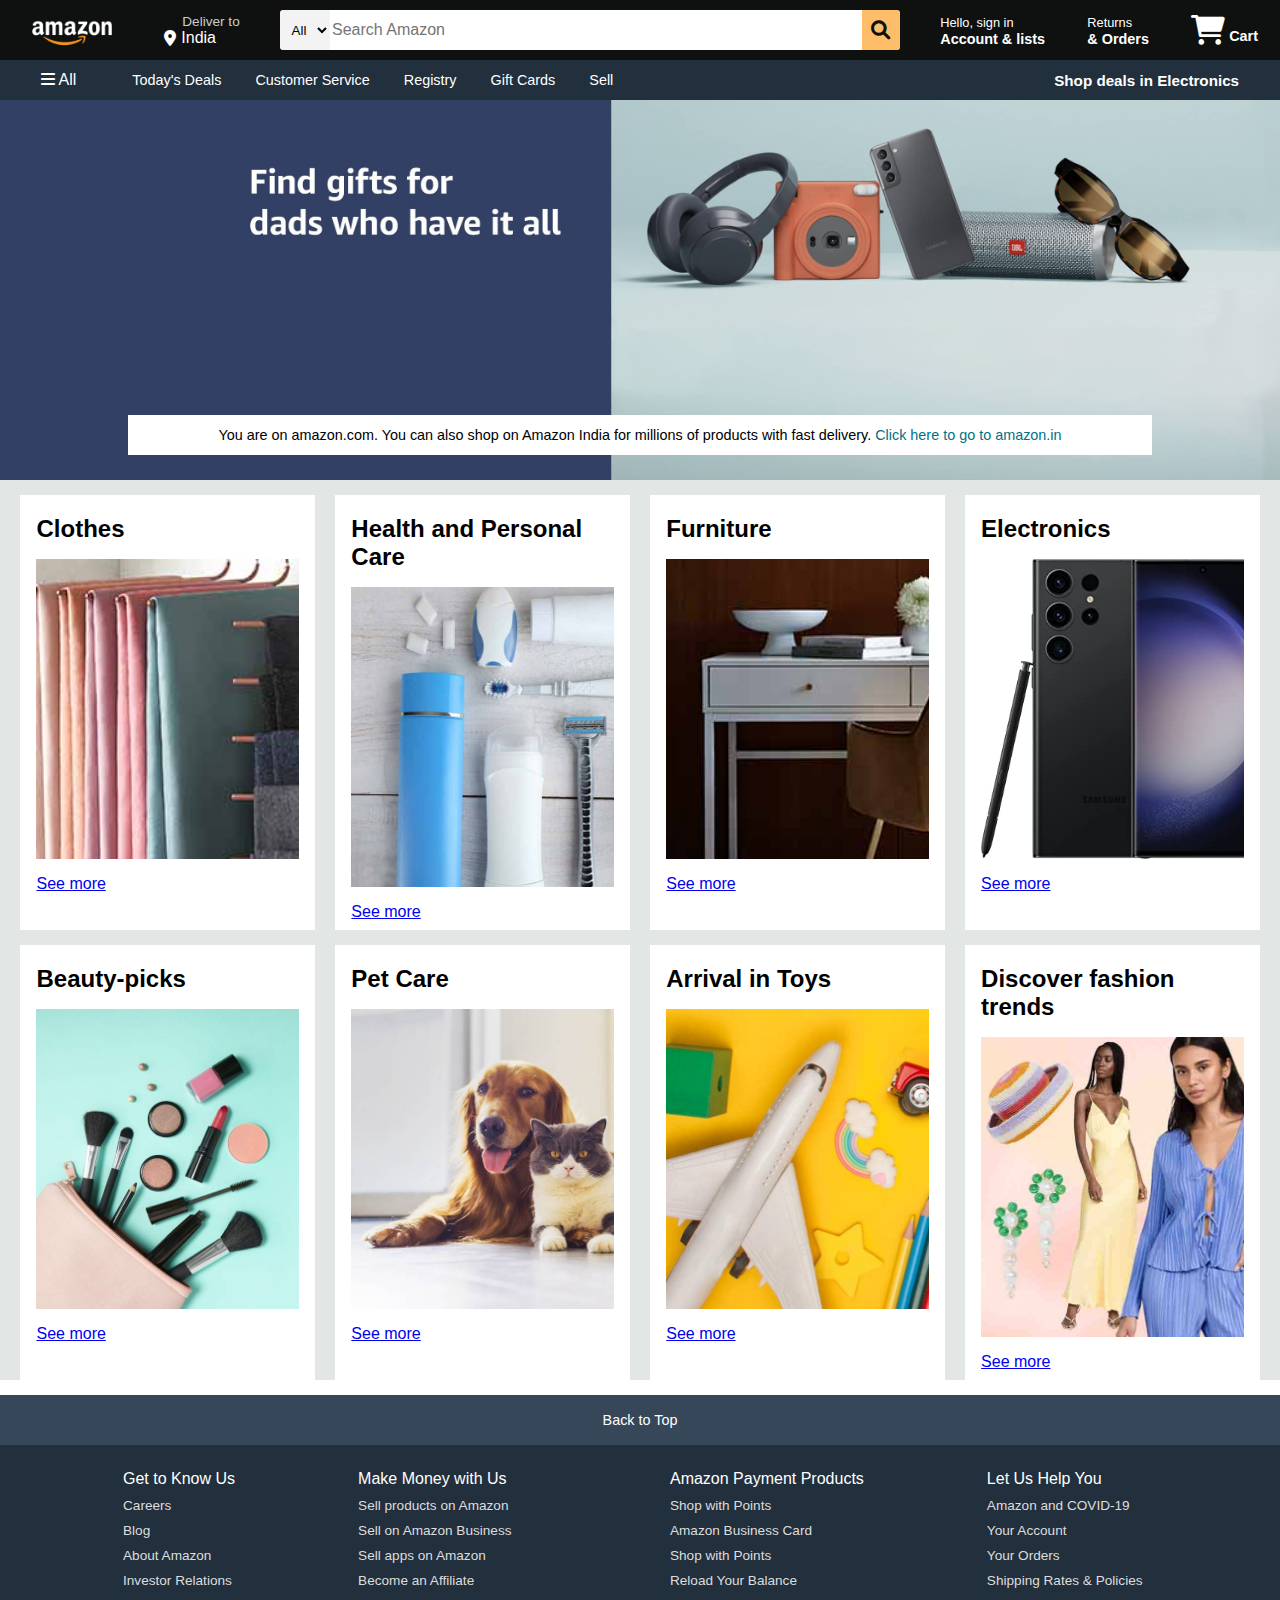
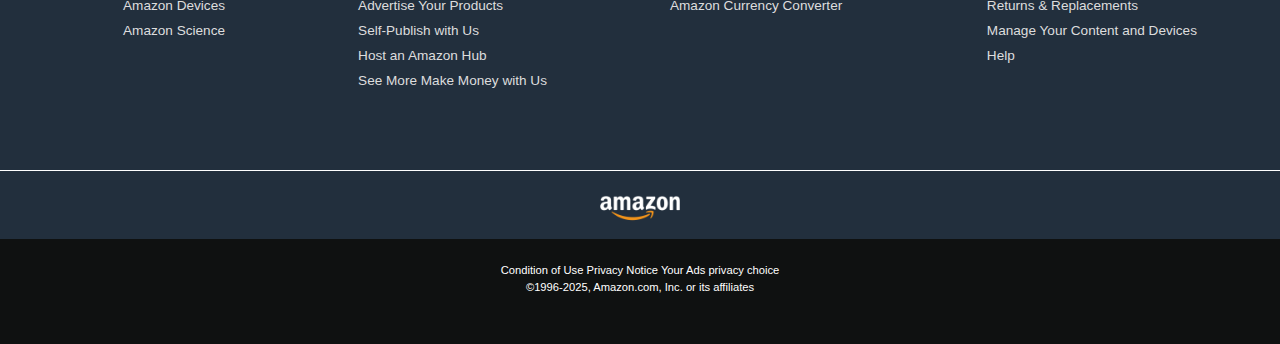
<file: index.html>
<!DOCTYPE html>
<html lang="en">

<head>
    <meta charset="UTF-8">
    <meta name="viewport" content="width=device-width, initial-scale=1.0">
    <title>Amazon  (by anmol)</title>
    <!-- <link rel="stylesheet" href="https://stackpath.bootstrapcdn.com/bootstrap/4.5.2/css/bootstrap.min.css"> -->
    <!-- <link rel="stylesheet" href="https://cdnjs.cloudflare.com/ajax/libs/font-awesome/6.0.0/css/all.min.css"> -->
    <link rel="stylesheet" href="https://cdnjs.cloudflare.com/ajax/libs/font-awesome/6.0.0/css/all.min.css">

    <link rel="stylesheet" href="style.css">

</head>

<body>
    <header>
        <div class="navbar">
            <div class="navlogo border">
                <div class="logo"></div>
            </div>
            <div class="navaddress border">
                <p class="add-first">Deliver to</p>
                <div class="add-icon">
                    <i class="fa-solid fa-location-dot"></i>
                    <p class="add-sec">India</p>
                </div>
            </div>
            <div class="nav-search">
                <select class="search-select">
                    <option>All</option>
                    <option>Electronics</option>
                    <option>Mobiles</option>
                    <option>Books</option>
                    <option>Fashion</option>
                    <option>Home & Kitchen</option>
                    <option>Appliances</option>
                    <option>Gift Cards</option>
                </select>
                <input placeholder="Search Amazon" class="search-input">
                <div class="search-icon">
                    <i class="fa-solid fa-magnifying-glass"></i>

                </div>
            </div>
            <div class="nav-sign border">
                <p><span>Hello, sign in</span></p>
                <p class="nav-sec">Account & lists</p>
            </div>
            <div class="nav-return border">
                <p><span>Returns</span></p>
                <p class="nav-sec">& Orders</p>

            </div>
            <div class="nav-cart border">
                <i class="fa-solid fa-cart-shopping"></i>
                Cart
            </div>
        </div>


        <div class="panel">
            <div class="panel-all">
                <i class="fa-solid fa-bars"></i>
                All
            </div>
            <div class="panel-ops">
                <p>Today's Deals </p>
                <p> Customer Service </p>
                <p> Registry </p>
                <p> Gift Cards </p>
                <p> Sell</p>
            </div>
            <div class="panel-deals">
                Shop deals in Electronics
            </div>
        </div>
    </header>
    <div class="hero">
        <div class="message">
            <p>You are on amazon.com. You can also shop on Amazon India for millions of products with fast delivery.<a>
                    Click here to go to amazon.in</a></p>
        </div>
    </div>
    <div class="shop">
        <div class="box1 box">
            <div class="box-content">
                <h2>Clothes</h2>
                <div class="boximg" style="background-image: url('box1_image.jpg');"></div>
                <p><a href="#">See more</a></p>
            </div>

        </div>
        <div class="box2 box">
            <div class="box-content">
                <h2>Health and Personal Care</h2>
                <div class="boximg" style="background-image: url('box2_image.jpg');"></div>
                <p><a href="#">See more</a></p>
            </div>
        </div>
        <div class="box3 box">
            <div class="box-content">
                <h2>Furniture</h2>
                <div class="boximg" style="background-image: url('box3_image.jpg');"></div>
                <p><a href="#">See more</a></p>
            </div>
        </div>
        <div class="box4 box">
            <div class="box-content">
                <h2>Electronics</h2>
                <div class="boximg" style="background-image: url('box4_image.jpg');"></div>
                <p><a href="#">See more</a></p>
            </div>
        </div>
        <div class="box5 box">
            <div class="box-content">
                <h2>Beauty-picks</h2>
                <div class="boximg" style="background-image: url('box5_image.jpg');"></div>
                <p><a href="#">See more</a></p>
            </div>

        </div>
        <div class="box6 box">
            <div class="box-content">
                <h2>Pet Care</h2>
                <div class="boximg" style="background-image: url('box6_image.jpg');"></div>
                <p><a href="#">See more</a></p>
            </div>
        </div>
        <div class="box7 box">
            <div class="box-content">
                <h2>Arrival in Toys</h2>
                <div class="boximg" style="background-image: url('box7_image.jpg');"></div>
                <p><a href="#">See more</a></p>
            </div>
        </div>
        <div class="box8 box">
            <div class="box-content">
                <h2>Discover fashion trends</h2>
                <div class="boximg" style="background-image: url('box8_image.jpg');"></div>
                <p><a href="#">See more</a></p>
            </div>
        </div>

    </div>
    <footer>
        <div class="foot1">Back to Top</div>
        <div class="foot2">
            <ul>

                <p>Get to Know Us</p>

                <a>Careers</a>
                <a>Blog</a>
                <a>About Amazon</a>
                <a>Investor Relations</a>
                <a>Amazon Devices</a>
                <a>Amazon Science</a>


            </ul>
<ul><p>
    Make Money with Us</p>

    <a>Sell products on Amazon</a>
    <a>Sell on Amazon Business</a>
    <a>Sell apps on Amazon</a>
    <a>Become an Affiliate</a>
    <a>Advertise Your Products</a>
    <a>Self-Publish with Us</a>
    <a>Host an Amazon Hub</a>
    <a>See More Make Money with Us</a>
    </ul>
<ul>
    <p>Amazon Payment Products</p>
    
<a>Shop with Points</a>
<a>Amazon Business Card</a>
    <a>Shop with Points</a>
    <a>Reload Your Balance</a>
    <a>Amazon Currency Converter</a>
    
    </ul>
    <ul>
        <p>Let Us Help You</p>
        
        <a>Amazon and COVID-19</a>
            <a>Your Account</a>
            <a>Your Orders</a>
            <a>Shipping Rates & Policies</a>
            <a>Returns & Replacements</a>
            <a>Manage Your Content and Devices</a>
        <a>Help</a>
        
        </ul>

           


            
        </div>
        <div class="foot3">
            <div class="logo"></div>
        </div>

    <div class="foot4">
        <div class="pages">
            <a>Condition of Use</a>
            <a>Privacy Notice</a>
            <a>Your Ads privacy choice</a>
        </div>
        <div class="copyright">©1996-2025, Amazon.com, Inc. or its affiliates</div>
    </div>
    </footer>
</body>

</html>
</file>
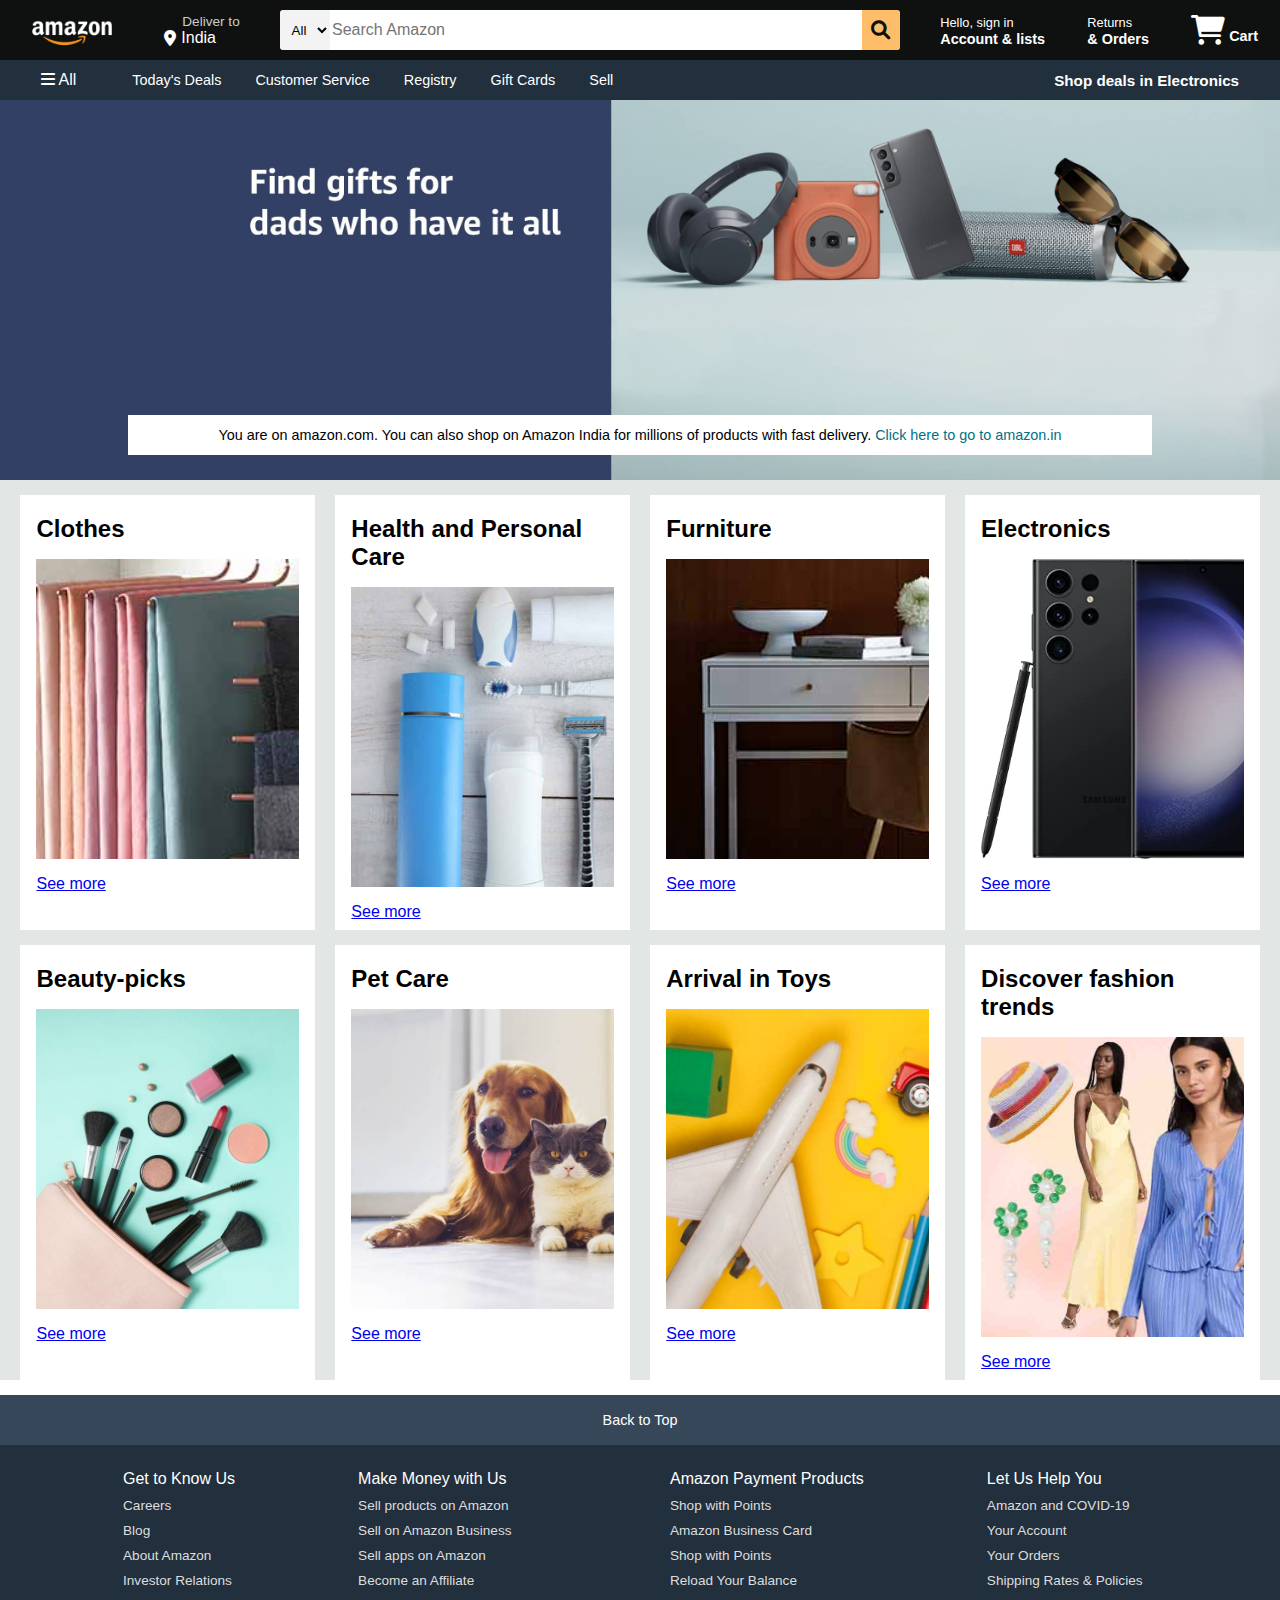
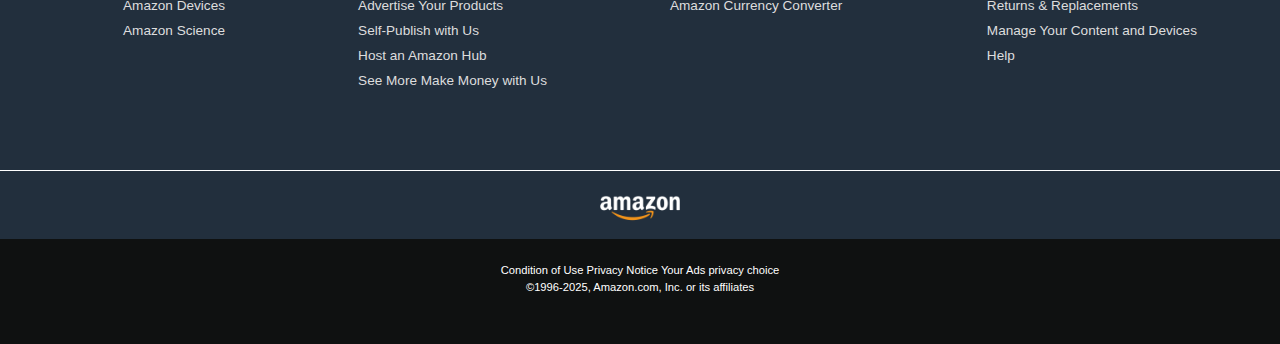
<file: amazon.html>
<!DOCTYPE html>
<html lang="en">

<head>
    <meta charset="UTF-8">
    <meta name="viewport" content="width=device-width, initial-scale=1.0">
    <title>Amazon  (by anmol)</title>
    <!-- <link rel="stylesheet" href="https://stackpath.bootstrapcdn.com/bootstrap/4.5.2/css/bootstrap.min.css"> -->
    <!-- <link rel="stylesheet" href="https://cdnjs.cloudflare.com/ajax/libs/font-awesome/6.0.0/css/all.min.css"> -->
    <link rel="stylesheet" href="https://cdnjs.cloudflare.com/ajax/libs/font-awesome/6.0.0/css/all.min.css">

    <link rel="stylesheet" href="amaz.css">

</head>

<body>
    <header>
        <div class="navbar">
            <div class="navlogo border">
                <div class="logo"></div>
            </div>
            <div class="navaddress border">
                <p class="add-first">Deliver to</p>
                <div class="add-icon">
                    <i class="fa-solid fa-location-dot"></i>
                    <p class="add-sec">India</p>
                </div>
            </div>
            <div class="nav-search">
                <select class="search-select">
                    <option>All</option>
                    <option>Electronics</option>
                    <option>Mobiles</option>
                    <option>Books</option>
                    <option>Fashion</option>
                    <option>Home & Kitchen</option>
                    <option>Appliances</option>
                    <option>Gift Cards</option>
                </select>
                <input placeholder="Search Amazon" class="search-input">
                <div class="search-icon">
                    <i class="fa-solid fa-magnifying-glass"></i>

                </div>
            </div>
            <div class="nav-sign border">
                <p><span>Hello, sign in</span></p>
                <p class="nav-sec">Account & lists</p>
            </div>
            <div class="nav-return border">
                <p><span>Returns</span></p>
                <p class="nav-sec">& Orders</p>

            </div>
            <div class="nav-cart border">
                <i class="fa-solid fa-cart-shopping"></i>
                Cart
            </div>
        </div>


        <div class="panel">
            <div class="panel-all">
                <i class="fa-solid fa-bars"></i>
                All
            </div>
            <div class="panel-ops">
                <p>Today's Deals </p>
                <p> Customer Service </p>
                <p> Registry </p>
                <p> Gift Cards </p>
                <p> Sell</p>
            </div>
            <div class="panel-deals">
                Shop deals in Electronics
            </div>
        </div>
    </header>
    <div class="hero">
        <div class="message">
            <p>You are on amazon.com. You can also shop on Amazon India for millions of products with fast delivery.<a>
                    Click here to go to amazon.in</a></p>
        </div>
    </div>
    <div class="shop">
        <div class="box1 box">
            <div class="box-content">
                <h2>Clothes</h2>
                <div class="boximg" style="background-image: url('box1_image.jpg');"></div>
                <p><a href="#">See more</a></p>
            </div>

        </div>
        <div class="box2 box">
            <div class="box-content">
                <h2>Health and Personal Care</h2>
                <div class="boximg" style="background-image: url('box2_image.jpg');"></div>
                <p><a href="#">See more</a></p>
            </div>
        </div>
        <div class="box3 box">
            <div class="box-content">
                <h2>Furniture</h2>
                <div class="boximg" style="background-image: url('box3_image.jpg');"></div>
                <p><a href="#">See more</a></p>
            </div>
        </div>
        <div class="box4 box">
            <div class="box-content">
                <h2>Electronics</h2>
                <div class="boximg" style="background-image: url('box4_image.jpg');"></div>
                <p><a href="#">See more</a></p>
            </div>
        </div>
        <div class="box5 box">
            <div class="box-content">
                <h2>Beauty-picks</h2>
                <div class="boximg" style="background-image: url('box5_image.jpg');"></div>
                <p><a href="#">See more</a></p>
            </div>

        </div>
        <div class="box6 box">
            <div class="box-content">
                <h2>Pet Care</h2>
                <div class="boximg" style="background-image: url('box6_image.jpg');"></div>
                <p><a href="#">See more</a></p>
            </div>
        </div>
        <div class="box7 box">
            <div class="box-content">
                <h2>Arrival in Toys</h2>
                <div class="boximg" style="background-image: url('box7_image.jpg');"></div>
                <p><a href="#">See more</a></p>
            </div>
        </div>
        <div class="box8 box">
            <div class="box-content">
                <h2>Discover fashion trends</h2>
                <div class="boximg" style="background-image: url('box8_image.jpg');"></div>
                <p><a href="#">See more</a></p>
            </div>
        </div>

    </div>
    <footer>
        <div class="foot1">Back to Top</div>
        <div class="foot2">
            <ul>

                <p>Get to Know Us</p>

                <a>Careers</a>
                <a>Blog</a>
                <a>About Amazon</a>
                <a>Investor Relations</a>
                <a>Amazon Devices</a>
                <a>Amazon Science</a>


            </ul>
<ul><p>
    Make Money with Us</p>

    <a>Sell products on Amazon</a>
    <a>Sell on Amazon Business</a>
    <a>Sell apps on Amazon</a>
    <a>Become an Affiliate</a>
    <a>Advertise Your Products</a>
    <a>Self-Publish with Us</a>
    <a>Host an Amazon Hub</a>
    <a>See More Make Money with Us</a>
    </ul>
<ul>
    <p>Amazon Payment Products</p>
    
<a>Shop with Points</a>
<a>Amazon Business Card</a>
    <a>Shop with Points</a>
    <a>Reload Your Balance</a>
    <a>Amazon Currency Converter</a>
    
    </ul>
    <ul>
        <p>Let Us Help You</p>
        
        <a>Amazon and COVID-19</a>
            <a>Your Account</a>
            <a>Your Orders</a>
            <a>Shipping Rates & Policies</a>
            <a>Returns & Replacements</a>
            <a>Manage Your Content and Devices</a>
        <a>Help</a>
        
        </ul>

           


            
        </div>
        <div class="foot3">
            <div class="logo"></div>
        </div>

    <div class="foot4">
        <div class="pages">
            <a>Condition of Use</a>
            <a>Privacy Notice</a>
            <a>Your Ads privacy choice</a>
        </div>
        <div class="copyright">©1996-2025, Amazon.com, Inc. or its affiliates</div>
    </div>
    </footer>
</body>

</html>
</file>
<file: style.css>
*{
    margin: 0;
    font-family: Arial;
    border: border-box;
}
.navbar {
    height: 60px;
    background-color: #0f1111;
    color: white;
    display: flex;
    align-items: center;
    padding: 0 20px;
    justify-content: space-between;
}
.navlogo {
    height: 50px;
    width: 100px;
}
.logo {
    background-image: url("amazon_logo.png");
    background-size: cover;
    height: 50px;
    width: 100%;
}
.border {
    border: 2px solid transparent;
}
.border:hover {
    border: 1.5px solid white;
}

/* Address Section */
.navaddress {
    margin-left: 0px;
}
.add-first {
    color: #cccccc;
    font-size: 0.85rem;
    margin-left: 18px;
}
.add-sec {
    color: white;
    font-size: 1rem;
    /* margin-left:1px; */
}

/* Fixing the Icon Alignment */
.add-icon {
    display: flex;
    align-items: center;
}
.add-icon i {
    margin-right: 5px; 
}
/* box3 */
.nav-search{
    display: flex;
    justify-content: space-evenly;
    background-color: pink;
    width: 620px;
    height: 40px;
    border-radius: 3px;
    /* margin: 10px; */
    
}
.search-select{
    background-color: #f3f3f3;
    width: 50px;
    text-align: center;
    border-top-left-radius: 4px;
    border-bottom-left-radius: 4px;
    border: none;
}
.search-input{
    width: 100%;
    border: none;
    /* border-top-right-radius: 4px; */
    /* border-bottom-right-radius: 4px; */
    font-size: 1rem;
}
.search-icon{
    width: 45px;
    display: flex;
    justify-content: center;
    align-items: center;
    font-size: 1.2rem;
    background-color: #febd68;
    border-top-right-radius: 4px;
    border-bottom-right-radius: 4px;
    color: #0f1111;
}
.nav-search:hover{
    border: 2px solid orange;
}
/* box4 */
span{
    font-size: 0.8rem;

}
.nav-sec{
    font-size: 0.9rem;
    font-weight: 700;
}
/* box6 */
.nav-cart i {
    font-size: 30px;
    color: white;

}
.nav-cart{
    font-size: 0.9rem;
    font-weight: 700;
}
/* panel; */
.panel{
    height: 40px;
    background-color: #222f3d;
    display: flex;
    color: white;
    align-items: center;
    justify-content: space-evenly;
    ;

}
.panel-ops p{
    display: inline;
    margin: 15px;
}
.panel-ops{
    width: 70%;
    font-size: 0.9rem;
}
.panel-deals{
    font-size: 0.95rem;
    font-weight: 700;
}
.hero{
    background-image: url("hero_image.jpg");
    background-size: cover;
    height: 380px;
    display: flex;
    justify-content: center;
    align-items: flex-end;
}
.message{
   
    background-color: white;
   
    /* font-weight: 300%; */
    color: black;
    height: 40px;
    display: flex;
    justify-content: center;
    align-items: center;
    font-size: 0.9rem;
   width: 80%;
   margin-bottom: 25px;
}
.message a{
    color: #007185;
}

/* hop section */
.shop{
    display: flex;
    flex-wrap: wrap;
    justify-content: space-evenly;
    /* margin-top: 20px; */
    background-color: #e2e7e6;

}
.box{
    /* border: 2px solid black; */
    height: 400px;
    width: 23%;
    background-color: white;
    padding: 20px 0px 15px;
    margin-top: 15px;
}
.boximg{
    height: 300px;
    background-size: cover;
    margin-top: 1rem;
    margin-bottom: 1rem;
    
}
.box-content{
    margin-left: 1rem;
    margin-right: 1rem;


}
.box-content p{
    color: #007185;
}
/* footer */
footer{
    margin-top: 15px;
    /* margin-bottom: 50px; */
}
.foot1{
    background-color: #37475a;
    color: white;
    height: 50px;
    display: flex;
    justify-content: center;
    align-items: center;
    font-size: 0.9rem;
}
.foot2{
    padding-top: 25px;
    top: 20px;
    background-color: #222f3d;
    color:white;
    display: flex;
    justify-content: space-evenly;
    
    height: 300px;
}
ul a{
    display: block;
    justify-content: center;
    font-size: 0.85rem;
    margin-top: 10px;
     color: #dddddd;
}
.foot2 p {
    font-weight: 1000%;
}
.foot3{
    background-color: #222f3d;
    color: white;
    border-top: 0.5px solid white;
    height: 68px;
    display: flex;
    justify-content: center;
    align-items: center;
}
.logo{
    background-image: url("amazon_logo.png");
    background-size: cover;
    height: 50px;
    width: 100px;
    
    
}
.foot4{
    height: 80px;
    background-color: #0f1111;
    color: white;
    /* display: flex;
    justify-content: center;
    align-items: center;
    
 */
    padding-top: 25px;
}
 .pages{
    font-size: 0.7rem;
    text-align: center;
 }
 .copyright{
  padding-top: 5px;
    font-size: 0.7rem;
    text-align: center;
 }
</file>
<file: amaz.css>
*{
    margin: 0;
    font-family: Arial;
    border: border-box;
}
.navbar {
    height: 60px;
    background-color: #0f1111;
    color: white;
    display: flex;
    align-items: center;
    padding: 0 20px;
    justify-content: space-between;
}
.navlogo {
    height: 50px;
    width: 100px;
}
.logo {
    background-image: url("amazon_logo.png");
    background-size: cover;
    height: 50px;
    width: 100%;
}
.border {
    border: 2px solid transparent;
}
.border:hover {
    border: 1.5px solid white;
}

/* Address Section */
.navaddress {
    margin-left: 0px;
}
.add-first {
    color: #cccccc;
    font-size: 0.85rem;
    margin-left: 18px;
}
.add-sec {
    color: white;
    font-size: 1rem;
    /* margin-left:1px; */
}

/* Fixing the Icon Alignment */
.add-icon {
    display: flex;
    align-items: center;
}
.add-icon i {
    margin-right: 5px; 
}
/* box3 */
.nav-search{
    display: flex;
    justify-content: space-evenly;
    background-color: pink;
    width: 620px;
    height: 40px;
    border-radius: 3px;
    /* margin: 10px; */
    
}
.search-select{
    background-color: #f3f3f3;
    width: 50px;
    text-align: center;
    border-top-left-radius: 4px;
    border-bottom-left-radius: 4px;
    border: none;
}
.search-input{
    width: 100%;
    border: none;
    /* border-top-right-radius: 4px; */
    /* border-bottom-right-radius: 4px; */
    font-size: 1rem;
}
.search-icon{
    width: 45px;
    display: flex;
    justify-content: center;
    align-items: center;
    font-size: 1.2rem;
    background-color: #febd68;
    border-top-right-radius: 4px;
    border-bottom-right-radius: 4px;
    color: #0f1111;
}
.nav-search:hover{
    border: 2px solid orange;
}
/* box4 */
span{
    font-size: 0.8rem;

}
.nav-sec{
    font-size: 0.9rem;
    font-weight: 700;
}
/* box6 */
.nav-cart i {
    font-size: 30px;
    color: white;

}
.nav-cart{
    font-size: 0.9rem;
    font-weight: 700;
}
/* panel; */
.panel{
    height: 40px;
    background-color: #222f3d;
    display: flex;
    color: white;
    align-items: center;
    justify-content: space-evenly;
    ;

}
.panel-ops p{
    display: inline;
    margin: 15px;
}
.panel-ops{
    width: 70%;
    font-size: 0.9rem;
}
.panel-deals{
    font-size: 0.95rem;
    font-weight: 700;
}
.hero{
    background-image: url("hero_image.jpg");
    background-size: cover;
    height: 380px;
    display: flex;
    justify-content: center;
    align-items: flex-end;
}
.message{
   
    background-color: white;
   
    /* font-weight: 300%; */
    color: black;
    height: 40px;
    display: flex;
    justify-content: center;
    align-items: center;
    font-size: 0.9rem;
   width: 80%;
   margin-bottom: 25px;
}
.message a{
    color: #007185;
}

/* hop section */
.shop{
    display: flex;
    flex-wrap: wrap;
    justify-content: space-evenly;
    /* margin-top: 20px; */
    background-color: #e2e7e6;

}
.box{
    /* border: 2px solid black; */
    height: 400px;
    width: 23%;
    background-color: white;
    padding: 20px 0px 15px;
    margin-top: 15px;
}
.boximg{
    height: 300px;
    background-size: cover;
    margin-top: 1rem;
    margin-bottom: 1rem;
    
}
.box-content{
    margin-left: 1rem;
    margin-right: 1rem;


}
.box-content p{
    color: #007185;
}
/* footer */
footer{
    margin-top: 15px;
    /* margin-bottom: 50px; */
}
.foot1{
    background-color: #37475a;
    color: white;
    height: 50px;
    display: flex;
    justify-content: center;
    align-items: center;
    font-size: 0.9rem;
}
.foot2{
    padding-top: 25px;
    top: 20px;
    background-color: #222f3d;
    color:white;
    display: flex;
    justify-content: space-evenly;
    
    height: 300px;
}
ul a{
    display: block;
    justify-content: center;
    font-size: 0.85rem;
    margin-top: 10px;
     color: #dddddd;
}
.foot2 p {
    font-weight: 1000%;
}
.foot3{
    background-color: #222f3d;
    color: white;
    border-top: 0.5px solid white;
    height: 68px;
    display: flex;
    justify-content: center;
    align-items: center;
}
.logo{
    background-image: url("amazon_logo.png");
    background-size: cover;
    height: 50px;
    width: 100px;
    
    
}
.foot4{
    height: 80px;
    background-color: #0f1111;
    color: white;
    /* display: flex;
    justify-content: center;
    align-items: center;
    
 */
    padding-top: 25px;
}
 .pages{
    font-size: 0.7rem;
    text-align: center;
 }
 .copyright{
  padding-top: 5px;
    font-size: 0.7rem;
    text-align: center;
 }
</file>
